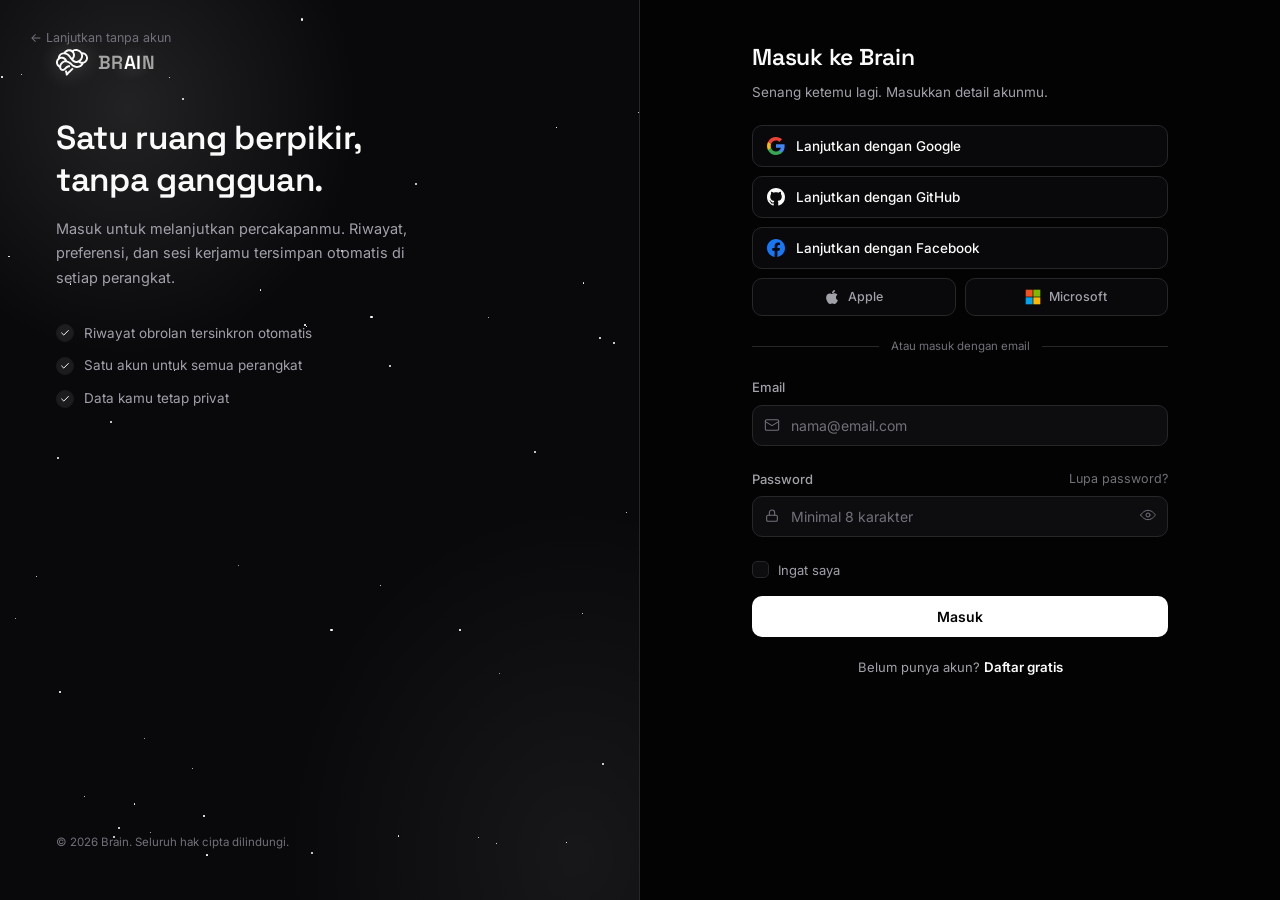
<file: auth.html>
<!DOCTYPE html>
<html lang="id">
<head>
<script>try{var t=localStorage.getItem("brain:theme");if(t==="light"||t==="dark")document.documentElement.setAttribute("data-theme",t);}catch(e){}</script>
<meta charset="UTF-8">
<meta name="viewport" content="width=device-width, initial-scale=1, viewport-fit=cover">
<title>Masuk atau Daftar — Brain</title>
<link rel="icon" type="image/svg+xml" href="favicon.svg">
<link rel="preconnect" href="https://fonts.googleapis.com">
<link rel="preconnect" href="https://fonts.gstatic.com" crossorigin>
<link href="https://fonts.googleapis.com/css2?family=Inter:wght@400;500;600;700&family=Space+Grotesk:wght@500;600;700&display=swap" rel="stylesheet">
<link rel="stylesheet" href="auth.css">
</head>
<body>
<svg width="0" height="0" style="position:absolute" aria-hidden="true" focusable="false"><symbol id="brainLogo" viewBox="0 0 1000 836"><path fill="currentColor" fill-rule="evenodd" d="M324.5 835.6C319.5 834.0 314.9 829.9 312.3 825.0C310.9 822.1 308.0 810.3 300.3 775.3C295.7 754.5 292.7 741.2 290.1 729.5C284.3 703.8 280.0 682.1 280.5 681.5C280.8 681.2 286.2 679.9 292.5 678.7C298.7 677.5 312.1 674.8 322.1 672.7C343.0 668.5 341.4 668.3 342.8 675.3C343.2 677.5 344.4 683.1 345.5 687.6C347.5 696.4 351.9 716.8 353.6 725.2C355.2 733.0 355.4 733.0 360.5 727.7C365.0 723.0 448.1 638.9 480.5 606.2C493.6 593.0 504.8 582.1 505.4 582.1C506.1 582.1 515.6 590.9 526.7 601.7C548.4 622.8 548.7 623.1 548.3 624.0C548.2 624.3 516.9 656.0 478.7 694.5C440.4 733.0 396.8 777.0 381.8 792.3C366.7 807.6 351.8 822.7 348.7 825.8C341.9 832.6 336.9 835.4 330.4 835.9C328.0 836.0 325.4 835.9 324.5 835.6ZM197.1 682.5C162.6 679.6 129.8 657.0 113.8 625.0C107.8 613.2 103.1 597.8 101.3 584.9C100.5 579.3 100.1 578.7 95.7 576.4C84.3 570.7 66.2 557.4 55.0 546.6C29.2 521.8 10.9 488.6 3.0 452.3C-0.4 436.6 -1.0 410.7 1.6 393.8C7.0 358.1 26.9 319.6 54.8 291.0C59.3 286.4 59.3 286.4 59.9 276.6C62.1 242.9 71.6 214.1 89.4 187.6C120.7 141.1 175.7 110.2 234.4 106.2C241.6 105.7 243.0 105.5 243.8 104.4C244.2 103.7 247.0 99.5 249.9 95.0C280.4 48.1 334.1 15.0 389.8 8.8C409.4 6.7 419.4 6.9 440.1 9.8C460.5 12.8 487.9 23.1 505.7 34.4C510.1 37.3 511.0 37.2 515.6 34.2C560.4 3.9 619.3 -7.1 673.0 4.6C724.0 15.7 773.5 48.1 803.3 89.9C810.0 99.2 809.3 98.9 820.8 98.9C881.7 98.9 945.9 137.4 976.5 192.2C997.6 230.0 1004.9 273.8 996.7 313.3C986.3 363.6 953.7 408.9 908.0 436.7C896.9 443.5 875.6 452.8 865.0 455.7C862.4 456.4 862.2 456.6 857.7 465.5C849.9 480.7 839.4 498.0 833.4 505.5C805.8 540.1 768.7 565.6 724.6 580.4C678.2 595.9 624.7 595.8 578.9 580.2C540.8 567.1 513.7 548.9 464.3 503.2C425.9 467.6 414.7 458.3 396.2 446.2C347.2 414.5 286.1 407.6 240.6 428.7C193.5 450.6 161.5 503.3 161.4 558.7C161.4 587.7 169.6 607.3 185.7 616.9C198.0 624.2 217.5 624.2 234.9 616.9C251.3 610.0 263.0 600.1 287.5 572.7C308.3 549.4 327.8 534.0 347.9 524.9C375.6 512.3 398.0 508.6 429.1 511.4C439.5 512.3 440.5 512.8 440.0 516.2C439.7 518.7 438.1 538.3 437.1 551.4C436.2 563.4 435.3 571.1 434.7 571.7C434.4 572.0 431.8 571.9 428.9 571.6C413.6 569.8 395.0 571.1 384.1 574.7C363.0 581.7 349.7 592.1 326.4 619.8C308.6 641.0 295.7 652.7 278.6 662.9C252.6 678.7 226.3 685.0 197.1 682.5ZM674.5 530.4C713.2 524.7 746.1 508.3 773.4 481.0C781.4 472.9 790.0 462.6 790.0 460.9C790.1 459.7 789.8 459.6 780.2 458.0C755.3 453.9 730.9 443.8 707.9 428.2C703.2 425.0 699.0 422.4 698.5 422.4C698.0 422.4 693.0 423.7 687.3 425.3C637.8 439.4 588.2 434.7 548.5 412.3C519.4 395.8 496.1 373.1 461.4 327.7C457.5 322.7 451.0 314.2 446.9 308.8C442.7 303.3 437.3 296.3 434.8 293.0C427.3 283.2 416.4 269.0 413.5 265.2C386.5 230.2 363.3 207.9 335.9 190.5C296.5 165.5 240.7 158.8 198.4 173.9C166.9 185.1 139.2 211.3 128.4 239.9C125.7 247.2 125.7 247.2 136.2 244.6C158.4 239.0 189.5 239.3 213.5 245.2C271.5 259.5 317.6 298.5 345.9 357.2C348.8 363.2 349.2 363.8 351.3 364.2C382.5 371.5 417.5 387.0 443.7 405.3C462.1 418.1 472.3 426.9 503.6 457.4C531.9 484.9 540.9 492.7 556.6 503.2C578.4 517.9 607.0 528.2 633.4 531.0C643.9 532.1 664.7 531.8 674.5 530.4ZM110.3 497.5C126.5 446.0 166.0 401.4 218.1 376.1C234.1 368.3 250.5 363.2 269.3 360.2C274.9 359.2 275.4 358.8 273.4 356.0C252.6 327.2 222.9 308.7 188.6 303.2C182.1 302.1 162.3 302.3 155.6 303.5C119.6 309.9 90.6 332.0 73.3 366.4C64.1 384.7 60.9 397.9 61.0 418.1C61.0 440.7 65.5 456.4 77.9 477.3C85.7 490.5 104.3 510.6 106.5 508.3C106.8 508.0 108.5 503.1 110.3 497.5ZM829.2 401.1C837.5 400.0 837.6 400.0 847.2 397.4C892.7 385.0 929.4 345.6 937.9 300.4C939.7 290.7 939.5 267.4 937.5 256.7C931.2 222.1 909.1 191.7 877.4 173.8C865.6 167.1 839.0 158.4 837.0 160.4C836.5 160.8 837.2 165.2 839.1 173.7C840.6 180.6 842.2 189.1 842.8 192.5C853.4 262.3 823.4 338.5 767.5 383.4C759.6 389.7 759.4 390.3 764.0 392.2C783.7 400.7 807.5 404.0 829.2 401.1ZM654.8 371.6C699.2 365.0 739.0 338.4 763.6 298.9C799.9 240.5 791.8 162.8 744.0 109.8C726.7 90.7 695.7 71.6 672.9 65.9C642.7 58.5 618.4 58.1 593.0 64.6C579.2 68.1 557.6 77.4 556.5 80.3C556.3 80.8 559.2 85.8 563.1 91.5C573.8 107.7 581.2 122.8 585.8 138.2C604.2 200.1 587.9 266.3 542.1 315.9C538.7 319.6 536.0 323.0 536.0 323.5C536.0 324.8 553.8 342.4 559.2 346.5C588.5 368.6 619.6 376.7 654.8 371.6ZM502.6 270.3C524.7 244.4 535.6 206.8 530.8 172.9C520.4 99.2 443.4 51.6 372.0 74.5C350.5 81.4 333.1 91.9 316.1 108.6C310.3 114.3 310.3 114.9 315.2 116.3C341.2 123.5 360.8 133.1 384.1 150.0C414.9 172.3 439.0 198.9 493.1 270.0C495.3 272.7 497.3 275.0 497.8 275.0C498.2 275.0 500.4 272.9 502.6 270.3Z"/></symbol></svg>

<a href="index.html" class="auth-skip-link">&larr; Lanjutkan tanpa akun</a>

<div class="auth-shell">

  <!-- ============ LEFT: branding panel (hidden on mobile) ============ -->
  <aside class="auth-branding">
    <div class="auth-branding-vignette"></div>
    <div class="auth-stars" id="authStars"></div>

    <div class="auth-branding-content">
      <div class="brand-mark">
        <svg class="brand-logo" viewBox="0 0 1000 836" aria-hidden="true"><use href="#brainLogo"/></svg>
        <span class="brand-word">BR<span class="ai">AI</span>N</span>
      </div>

      <h1 class="auth-headline">Satu ruang berpikir,<br>tanpa gangguan.</h1>
      <p class="auth-subline">Masuk untuk melanjutkan percakapanmu. Riwayat, preferensi, dan sesi kerjamu tersimpan otomatis di setiap perangkat.</p>

      <ul class="auth-points">
        <li><span class="point-icon" data-icon="check"></span>Riwayat obrolan tersinkron otomatis</li>
        <li><span class="point-icon" data-icon="check"></span>Satu akun untuk semua perangkat</li>
        <li><span class="point-icon" data-icon="check"></span>Data kamu tetap privat</li>
      </ul>
    </div>

    <div class="auth-branding-footer">&copy; <span id="authYear"></span> Brain. Seluruh hak cipta dilindungi.</div>
  </aside>

  <!-- ============ RIGHT: auth card ============ -->
  <main class="auth-main">
    <div class="auth-card">

      <div class="auth-card-logo">
        <svg class="brand-logo small" viewBox="0 0 1000 836" aria-hidden="true"><use href="#brainLogo"/></svg>
        <span class="brand-word small">BR<span class="ai">AI</span>N</span>
      </div>

      <!-- Logged-in state (shown when a mock session already exists in localStorage) -->
      <section id="sessionPanel" class="session-panel hidden">
        <div class="session-avatar" id="sessionAvatar">B</div>
        <h2 class="session-title">Kamu sudah masuk</h2>
        <p class="session-sub">Login sebagai <strong id="sessionEmail">-</strong></p>
        <button type="button" class="submit-btn" id="sessionContinueBtn">
          <span class="btn-label">Lanjut ke Brain</span>
        </button>
        <button type="button" class="link-strong session-logout" id="sessionLogoutBtn">Keluar dari akun ini</button>
      </section>

      <!-- Login / Register forms -->
      <div class="auth-forms" id="authForms">
        <div class="auth-forms-track" id="authFormsTrack">

          <!-- ---------------- LOGIN PANE ---------------- -->
          <section class="auth-pane" id="paneLogin" aria-hidden="false">
            <header class="auth-head">
              <h2>Masuk ke Brain</h2>
              <p>Senang ketemu lagi. Masukkan detail akunmu.</p>
            </header>

            <div class="oauth-group">
              <button type="button" class="oauth-btn" data-provider="Google">
                <span class="oauth-icon" data-icon="google"></span>
                <span>Lanjutkan dengan Google</span>
              </button>
              <button type="button" class="oauth-btn" data-provider="GitHub">
                <span class="oauth-icon" data-icon="github"></span>
                <span>Lanjutkan dengan GitHub</span>
              </button>
              <button type="button" class="oauth-btn" data-provider="Facebook">
                <span class="oauth-icon" data-icon="facebook"></span>
                <span>Lanjutkan dengan Facebook</span>
              </button>
            </div>
            <div class="oauth-secondary">
              <button type="button" class="oauth-btn-sm" data-provider="Apple" aria-label="Lanjutkan dengan Apple">
                <span class="oauth-icon" data-icon="apple"></span><span>Apple</span>
              </button>
              <button type="button" class="oauth-btn-sm" data-provider="Microsoft" aria-label="Lanjutkan dengan Microsoft">
                <span class="oauth-icon" data-icon="microsoft"></span><span>Microsoft</span>
              </button>
            </div>

            <div class="divider"><span>Atau masuk dengan email</span></div>

            <form id="loginForm" novalidate>
              <div class="field">
                <label for="loginEmail">Email</label>
                <div class="input-wrap">
                  <span class="input-icon" data-icon="mail"></span>
                  <input type="email" id="loginEmail" name="email" placeholder="nama@email.com" autocomplete="email">
                </div>
                <p class="field-error" id="loginEmailError"></p>
              </div>

              <div class="field">
                <div class="field-label-row">
                  <label for="loginPassword">Password</label>
                  <button type="button" class="link-sm" id="forgotPasswordBtn">Lupa password?</button>
                </div>
                <div class="input-wrap">
                  <span class="input-icon" data-icon="lock"></span>
                  <input type="password" id="loginPassword" name="password" placeholder="Minimal 8 karakter" autocomplete="current-password">
                  <button type="button" class="input-toggle" data-toggle-for="loginPassword" aria-label="Tampilkan password">
                    <span data-icon="eye"></span>
                  </button>
                </div>
                <p class="field-error" id="loginPasswordError"></p>
              </div>

              <div class="field-row">
                <label class="checkbox">
                  <input type="checkbox" id="rememberMe">
                  <span class="checkbox-box"></span>
                  <span>Ingat saya</span>
                </label>
              </div>

              <p class="form-message" id="loginMessage"></p>

              <button type="submit" class="submit-btn" id="loginSubmit">
                <span class="btn-label">Masuk</span>
                <span class="btn-spinner" aria-hidden="true"></span>
              </button>
            </form>

            <p class="switch-line">Belum punya akun? <button type="button" class="link-strong" id="toRegister">Daftar gratis</button></p>
          </section>

          <!-- ---------------- REGISTER PANE ---------------- -->
          <section class="auth-pane" id="paneRegister" aria-hidden="true">
            <header class="auth-head">
              <h2>Buat akun Brain</h2>
              <p>Gratis, dan tidak perlu kartu kredit.</p>
            </header>

            <div class="oauth-group">
              <button type="button" class="oauth-btn" data-provider="Google">
                <span class="oauth-icon" data-icon="google"></span>
                <span>Daftar dengan Google</span>
              </button>
              <button type="button" class="oauth-btn" data-provider="GitHub">
                <span class="oauth-icon" data-icon="github"></span>
                <span>Daftar dengan GitHub</span>
              </button>
              <button type="button" class="oauth-btn" data-provider="Facebook">
                <span class="oauth-icon" data-icon="facebook"></span>
                <span>Daftar dengan Facebook</span>
              </button>
            </div>
            <div class="oauth-secondary">
              <button type="button" class="oauth-btn-sm" data-provider="Apple" aria-label="Daftar dengan Apple">
                <span class="oauth-icon" data-icon="apple"></span><span>Apple</span>
              </button>
              <button type="button" class="oauth-btn-sm" data-provider="Microsoft" aria-label="Daftar dengan Microsoft">
                <span class="oauth-icon" data-icon="microsoft"></span><span>Microsoft</span>
              </button>
            </div>

            <div class="divider"><span>Atau daftar dengan email</span></div>

            <form id="registerForm" novalidate>
              <div class="field">
                <label for="registerName">Nama lengkap</label>
                <div class="input-wrap">
                  <span class="input-icon" data-icon="user"></span>
                  <input type="text" id="registerName" name="name" placeholder="Nama kamu" autocomplete="name">
                </div>
                <p class="field-error" id="registerNameError"></p>
              </div>

              <div class="field">
                <label for="registerEmail">Email</label>
                <div class="input-wrap">
                  <span class="input-icon" data-icon="mail"></span>
                  <input type="email" id="registerEmail" name="email" placeholder="nama@email.com" autocomplete="email">
                </div>
                <p class="field-error" id="registerEmailError"></p>
              </div>

              <div class="field">
                <label for="registerPassword">Password</label>
                <div class="input-wrap">
                  <span class="input-icon" data-icon="lock"></span>
                  <input type="password" id="registerPassword" name="password" placeholder="Minimal 8 karakter" autocomplete="new-password">
                  <button type="button" class="input-toggle" data-toggle-for="registerPassword" aria-label="Tampilkan password">
                    <span data-icon="eye"></span>
                  </button>
                </div>
                <p class="field-error" id="registerPasswordError"></p>
              </div>

              <div class="field">
                <label for="registerConfirm">Konfirmasi password</label>
                <div class="input-wrap">
                  <span class="input-icon" data-icon="lock"></span>
                  <input type="password" id="registerConfirm" name="confirm" placeholder="Ulangi password" autocomplete="new-password">
                  <button type="button" class="input-toggle" data-toggle-for="registerConfirm" aria-label="Tampilkan password">
                    <span data-icon="eye"></span>
                  </button>
                </div>
                <p class="field-error" id="registerConfirmError"></p>
              </div>

              <div class="field-row">
                <label class="checkbox">
                  <input type="checkbox" id="agreeTerms">
                  <span class="checkbox-box"></span>
                  <span>Saya menyetujui <a href="#" class="link-sm" id="termsLink">Syarat &amp; Ketentuan</a></span>
                </label>
                <p class="field-error" id="agreeTermsError"></p>
              </div>

              <p class="form-message" id="registerMessage"></p>

              <button type="submit" class="submit-btn" id="registerSubmit">
                <span class="btn-label">Buat akun</span>
                <span class="btn-spinner" aria-hidden="true"></span>
              </button>
            </form>

            <p class="switch-line">Sudah punya akun? <button type="button" class="link-strong" id="toLogin">Masuk</button></p>
          </section>

        </div>
      </div>

    </div>
  </main>
</div>

<div id="authToast" class="auth-toast"></div>

<script src="auth.js"></script>
</body>
</html>
</file>
<file: auth.css>
/* =====================================================================
   Brain — Auth (Login / Register) stylesheet
   Menggunakan token warna & tipografi yang sama persis dengan brain.html
   supaya halaman ini terasa satu kesatuan dengan produk utamanya.
   ===================================================================== */

:root{
  --void:#030303;
  --slate:#09090B;
  --slate-2:#0d0d10;
  --slate-3:#131316;
  --border:#27272A;
  --border-soft:#1b1b1e;
  --glow:rgba(255,255,255,0.15);
  --glow-strong:rgba(255,255,255,0.26);
  --text:#FAFAFA;
  --text-dim:#A1A1AA;
  --text-mute:#71717A;
  --radius-sm:6px;
  --radius-md:10px;
  --radius-lg:16px;
  --font-sans:'Inter',-apple-system,BlinkMacSystemFont,'Segoe UI',sans-serif;
  --font-display:'Space Grotesk',var(--font-sans);
  --ease-spring:cubic-bezier(0.34,1.56,0.64,1);
  --ease-out:cubic-bezier(0.16,1,0.3,1);
  --dur-fast:120ms;
  --dur-med:220ms;
  --dur-slow:380ms;

  /* semantic states — the only spots of colour in an otherwise monochrome UI */
  --danger:#f2a3a3;
  --danger-bg:rgba(242,163,163,0.08);
  --danger-border:rgba(242,163,163,0.35);
  --success:#a9e0b8;
  --success-bg:rgba(169,224,184,0.08);
  --success-border:rgba(169,224,184,0.35);
}

*,*::before,*::after{box-sizing:border-box;margin:0;padding:0;}
html,body{height:100%;}
body{
  background:var(--void);
  color:var(--text);
  font-family:var(--font-sans);
  font-size:15px;
  line-height:1.55;
  -webkit-font-smoothing:antialiased;
}
button{font-family:inherit;color:inherit;background:none;border:none;cursor:pointer;}
input{font-family:inherit;color:inherit;background:none;border:none;outline:none;}
a{color:inherit;text-decoration:none;}
::selection{background:var(--glow-strong);}
button:focus-visible,input:focus-visible,a:focus-visible,[tabindex]:focus-visible{
  outline:2px solid rgba(var(--fg-rgb),0.55);outline-offset:2px;border-radius:4px;
}
::-webkit-scrollbar{width:8px;height:8px;}
::-webkit-scrollbar-track{background:transparent;}
::-webkit-scrollbar-thumb{background:var(--border);border-radius:8px;}
::-webkit-scrollbar-thumb:hover{background:var(--border-hover);}
.hidden{display:none !important;}

.auth-skip-link{
  position:fixed;top:20px;left:20px;z-index:20;font-size:12.5px;color:var(--text-mute);
  padding:8px 10px;transition:color var(--dur-fast) var(--ease-out);
}
.auth-skip-link:hover{color:var(--text);}

/* ============================= SHELL / LAYOUT ============================= */
.auth-shell{
  min-height:100vh;min-height:100dvh;
  display:grid;grid-template-columns:minmax(0,1fr) minmax(0,1fr);
}

/* ============================= LEFT: branding panel ============================= */
.auth-branding{
  position:relative;overflow:hidden;background:var(--slate);
  border-right:1px solid var(--border);
  display:flex;flex-direction:column;justify-content:space-between;
  padding:48px 56px;
}
.auth-branding-vignette{
  position:absolute;inset:0;pointer-events:none;
  background:
    radial-gradient(ellipse 60% 46% at 20% 12%, rgba(var(--fg-rgb),0.10), transparent 60%),
    radial-gradient(ellipse 70% 60% at 90% 95%, rgba(var(--fg-rgb),0.06), transparent 65%);
}
.auth-stars{position:absolute;inset:0;pointer-events:none;}
.auth-stars .star{
  position:absolute;background:var(--fg);border-radius:50%;
  animation:auth-twinkle var(--dur,3s) ease-in-out infinite;
  animation-delay:var(--delay,0s);
}
@keyframes auth-twinkle{0%,100%{opacity:var(--min-op,0.12);}50%{opacity:0.7;}}

.auth-branding-content{position:relative;z-index:2;max-width:440px;}
.auth-headline{
  font-family:var(--font-display);
  font-size:clamp(26px,2.6vw,36px);font-weight:600;letter-spacing:-0.01em;
  line-height:1.25;margin-top:40px;
}
.auth-subline{
  margin-top:16px;font-size:14.5px;line-height:1.7;color:var(--text-dim);max-width:380px;
}
.auth-points{list-style:none;margin-top:32px;display:flex;flex-direction:column;gap:12px;}
.auth-points li{
  display:flex;align-items:center;gap:10px;font-size:13.5px;color:var(--text-dim);
}
.point-icon{
  width:18px;height:18px;flex-shrink:0;border-radius:50%;
  background:rgba(var(--fg-rgb),0.08);border:1px solid var(--border-soft);
  display:flex;align-items:center;justify-content:center;color:var(--text);
}
.point-icon svg{width:10px;height:10px;}
.auth-branding-footer{position:relative;z-index:2;font-size:11.5px;color:var(--text-mute);}

/* brand mark (logo) shared by branding panel + card header */
.brand-mark{display:flex;align-items:center;gap:10px;position:relative;z-index:2;}
.pulse-orb{width:9px;height:9px;border-radius:50%;background:var(--fg);position:relative;flex-shrink:0;}
.pulse-orb::after{
  content:'';position:absolute;inset:-6px;border-radius:50%;
  border:1px solid rgba(var(--fg-rgb),0.4);animation:auth-pulse-ring 2.2s var(--ease-out) infinite;
}
.pulse-orb.small{width:7px;height:7px;}
@keyframes auth-pulse-ring{0%{transform:scale(0.5);opacity:0.9;}70%{transform:scale(1.6);opacity:0;}100%{opacity:0;}}
.brand-word{
  font-family:var(--font-display);font-weight:600;font-size:19px;letter-spacing:0.02em;
  color:rgba(var(--fg-rgb),0.6);
}
.brand-word .ai{color:var(--fg);text-shadow:0 0 18px rgba(var(--fg-rgb),0.4),0 0 46px rgba(var(--fg-rgb),0.16);}
.brand-word.small{font-size:16px;}

/* ============================= RIGHT: auth card ============================= */
.auth-main{
  display:flex;align-items:center;justify-content:center;
  padding:32px 24px;background:var(--void);
}
.auth-card{
  width:100%;max-width:420px;
}
.auth-card-logo{display:none;align-items:center;gap:9px;justify-content:center;margin-bottom:28px;}

/* ---- session (already logged in) ---- */
.session-panel{
  border:1px solid var(--border);border-radius:var(--radius-lg);background:var(--slate);
  padding:32px 28px;text-align:center;display:flex;flex-direction:column;align-items:center;gap:6px;
}
.session-avatar{
  width:52px;height:52px;border-radius:50%;background:var(--slate-3);border:1px solid var(--border);
  display:flex;align-items:center;justify-content:center;font-family:var(--font-display);
  font-size:20px;font-weight:600;margin-bottom:10px;
}
.session-title{font-size:17px;font-weight:600;}
.session-sub{font-size:13.5px;color:var(--text-dim);margin-bottom:18px;}
.session-panel .submit-btn{width:100%;}
.session-logout{margin-top:14px;font-size:12.5px;color:var(--text-mute);}
.session-logout:hover{color:var(--text);}

/* ---- toggle track (login <-> register) ---- */
.auth-forms{position:relative;overflow:hidden;transition:height var(--dur-slow) var(--ease-out);}
.auth-forms-track{display:flex;width:200%;transition:transform var(--dur-slow) var(--ease-out);}
.auth-pane{width:50%;flex-shrink:0;min-width:0;padding:2px;transition:opacity var(--dur-med) var(--ease-out);}

.auth-head{margin-bottom:22px;}
.auth-head h2{font-family:var(--font-display);font-size:23px;font-weight:600;letter-spacing:-0.01em;}
.auth-head p{margin-top:6px;font-size:13.5px;color:var(--text-dim);}

/* ============================= OAuth buttons ============================= */
.oauth-group{display:flex;flex-direction:column;gap:9px;}
.oauth-btn{
  display:flex;align-items:center;gap:11px;width:100%;padding:11px 14px;
  border:1px solid var(--border);border-radius:var(--radius-md);background:var(--slate);
  font-size:13.5px;font-weight:500;color:var(--text);
  transition:border-color var(--dur-fast) var(--ease-out),box-shadow var(--dur-fast) var(--ease-out),
             background var(--dur-fast) var(--ease-out),transform var(--dur-fast) var(--ease-out);
}
.oauth-btn:hover{border-color:var(--border-hover);box-shadow:0 0 0 3px var(--glow);background:var(--slate-2);}
.oauth-btn:active{transform:scale(0.99);}
.oauth-icon{width:18px;height:18px;flex-shrink:0;display:flex;align-items:center;justify-content:center;}
.oauth-icon svg{width:100%;height:100%;}

.oauth-secondary{display:grid;grid-template-columns:1fr 1fr;gap:9px;margin-top:9px;}
.oauth-btn-sm{
  display:flex;align-items:center;justify-content:center;gap:8px;padding:10px 12px;
  border:1px solid var(--border);border-radius:var(--radius-md);background:var(--slate);
  font-size:12.5px;font-weight:500;color:var(--text-dim);
  transition:border-color var(--dur-fast) var(--ease-out),box-shadow var(--dur-fast) var(--ease-out),color var(--dur-fast) var(--ease-out);
}
.oauth-btn-sm:hover{border-color:var(--border-hover);box-shadow:0 0 0 3px var(--glow);color:var(--text);}
.oauth-btn-sm .oauth-icon{width:16px;height:16px;}

/* ============================= divider ============================= */
.divider{
  display:flex;align-items:center;gap:12px;margin:22px 0;font-size:11.5px;color:var(--text-mute);
}
.divider::before,.divider::after{content:'';flex:1;height:1px;background:var(--border);}

/* ============================= form fields ============================= */
form{display:flex;flex-direction:column;gap:16px;}
.field{display:flex;flex-direction:column;gap:7px;}
.field label{font-size:13px;font-weight:500;color:var(--text-dim);}
.field-label-row{display:flex;align-items:center;justify-content:space-between;}
.field-row{display:flex;align-items:flex-start;justify-content:space-between;flex-direction:column;gap:6px;}

.input-wrap{
  position:relative;display:flex;align-items:center;
  border:1px solid var(--border);border-radius:var(--radius-md);background:var(--slate-2);
  transition:border-color var(--dur-fast) var(--ease-out),box-shadow var(--dur-fast) var(--ease-out);
}
.input-wrap:focus-within{border-color:var(--border-hover);box-shadow:0 0 0 3px var(--glow);}
.input-icon{
  width:38px;flex-shrink:0;display:flex;align-items:center;justify-content:center;color:var(--text-mute);
}
.input-icon svg{width:16px;height:16px;}
.input-wrap input{
  flex:1;min-width:0;padding:11px 12px 11px 0;font-size:14px;background:transparent;
}
.input-wrap input::placeholder{color:var(--text-mute);}
.input-toggle{
  width:38px;flex-shrink:0;display:flex;align-items:center;justify-content:center;color:var(--text-mute);
  transition:color var(--dur-fast) var(--ease-out);
}
.input-toggle:hover{color:var(--text);}
.input-toggle svg{width:16px;height:16px;}

.field.has-error .input-wrap{border-color:var(--danger-border);box-shadow:0 0 0 3px var(--danger-bg);}
.field-error{
  font-size:12px;color:var(--danger);min-height:0;opacity:0;transform:translateY(-2px);
  transition:opacity var(--dur-fast) var(--ease-out),transform var(--dur-fast) var(--ease-out);
}
.field-error.show{opacity:1;transform:translateY(0);}

/* ============================= checkbox ============================= */
.checkbox{display:flex;align-items:flex-start;gap:9px;font-size:13px;color:var(--text-dim);cursor:pointer;user-select:none;}
.checkbox input{position:absolute;opacity:0;width:1px;height:1px;}
.checkbox-box{
  width:17px;height:17px;flex-shrink:0;margin-top:1px;border-radius:5px;border:1px solid var(--border);
  background:var(--slate-2);position:relative;
  transition:border-color var(--dur-fast) var(--ease-out),background var(--dur-fast) var(--ease-out);
}
.checkbox-box::after{
  content:'';position:absolute;inset:0;
  background-image:url("data:image/svg+xml;utf8,<svg xmlns='http://www.w3.org/2000/svg' viewBox='0 0 24 24' fill='none' stroke='%23030303' stroke-width='3' stroke-linecap='round' stroke-linejoin='round'><polyline points='20 6 9 17 4 12'/></svg>");
  background-size:12px;background-position:center;background-repeat:no-repeat;
  opacity:0;transform:scale(0.6);transition:opacity var(--dur-fast) var(--ease-out),transform var(--dur-fast) var(--ease-spring);
}
.checkbox input:checked + .checkbox-box{background:var(--fg);border-color:var(--fg);}
.checkbox input:checked + .checkbox-box::after{opacity:1;transform:scale(1);}
.checkbox input:focus-visible + .checkbox-box{outline:2px solid rgba(var(--fg-rgb),0.55);outline-offset:2px;}
.checkbox a{color:var(--text);text-decoration:underline;text-underline-offset:2px;}
.checkbox a:hover{color:var(--text-dim);}

/* ============================= messages / links ============================= */
.form-message{
  font-size:12.5px;padding:9px 12px;border-radius:var(--radius-sm);display:none;line-height:1.5;
}
.form-message.show{display:block;}
.form-message.error{background:var(--danger-bg);color:var(--danger);border:1px solid var(--danger-border);}
.form-message.success{background:var(--success-bg);color:var(--success);border:1px solid var(--success-border);}

.link-sm{font-size:12.5px;color:var(--text-mute);transition:color var(--dur-fast) var(--ease-out);}
.link-sm:hover{color:var(--text);}
.link-strong{font-weight:600;color:var(--text);transition:opacity var(--dur-fast) var(--ease-out);}
.link-strong:hover{opacity:0.7;}
.switch-line{margin-top:20px;text-align:center;font-size:13px;color:var(--text-dim);}

/* ============================= submit button ============================= */
.submit-btn{
  position:relative;display:flex;align-items:center;justify-content:center;
  padding:12px 16px;border-radius:var(--radius-md);background:var(--fg);color:var(--on-fg);
  font-size:14px;font-weight:600;
  transition:opacity var(--dur-fast) var(--ease-out),transform var(--dur-fast) var(--ease-spring);
}
.submit-btn:hover{opacity:0.92;}
.submit-btn:active{transform:scale(0.98);}
.submit-btn:disabled{opacity:0.6;pointer-events:none;}
.btn-spinner{
  display:none;width:16px;height:16px;border-radius:50%;
  border:2px solid rgba(3,3,3,0.25);border-top-color:var(--on-fg);
  animation:auth-spin 700ms linear infinite;margin-left:10px;
}
.submit-btn.loading .btn-label{opacity:0.7;}
.submit-btn.loading .btn-spinner{display:inline-block;}
@keyframes auth-spin{to{transform:rotate(360deg);}}

/* ============================= toast ============================= */
.auth-toast{
  position:fixed;bottom:24px;left:50%;transform:translateX(-50%) translateY(8px);
  background:var(--slate-3);border:1px solid var(--border);padding:10px 18px;border-radius:var(--radius-md);
  font-size:13px;opacity:0;pointer-events:none;
  transition:opacity var(--dur-med) var(--ease-out),transform var(--dur-med) var(--ease-out);z-index:90;
}
.auth-toast.show{opacity:1;transform:translateX(-50%) translateY(0);}

/* ============================= responsive ============================= */
@media (max-width:900px){
  .auth-shell{grid-template-columns:1fr;}
  .auth-branding{display:none;}
  .auth-card-logo{display:flex;}
  .auth-main{padding:40px 20px;min-height:100vh;min-height:100dvh;}
}
@media (max-width:420px){
  .oauth-secondary{grid-template-columns:1fr 1fr;}
  .auth-head h2{font-size:20px;}
}

@media (prefers-reduced-motion:reduce){
  *,*::before,*::after{
    animation-duration:0.001ms !important;animation-iteration-count:1 !important;
    transition-duration:0.001ms !important;
  }
}

/* ===== Upgrade ===== */
.auth-card{animation:authIn .8s var(--ease-out) both;}
.auth-branding-content>*{animation:authIn .9s var(--ease-out) both;}
.auth-branding-content>*:nth-child(2){animation-delay:.1s;}
.auth-branding-content>*:nth-child(3){animation-delay:.2s;}
.auth-branding-content>*:nth-child(4){animation-delay:.3s;}
@keyframes authIn{from{opacity:0;transform:translateY(16px);filter:blur(4px);}to{opacity:1;transform:none;filter:none;}}
.pw-meter{display:flex;align-items:center;gap:6px;margin-top:2px;opacity:0;transition:opacity .25s var(--ease-out);}
.pw-meter.on{opacity:1;}
.pw-bars{display:flex;gap:4px;flex:1;}
.pw-bars i{flex:1;height:3px;border-radius:3px;background:var(--border);transition:background .3s var(--ease-out);}
.pw-meter[data-s="1"] i:nth-child(-n+1){background:var(--danger);}
.pw-meter[data-s="2"] i:nth-child(-n+2){background:#e6d3a0;}
.pw-meter[data-s="3"] i:nth-child(-n+3){background:#d7e8c0;}
.pw-meter[data-s="4"] i{background:var(--success);}
.pw-label{font-size:11.5px;color:var(--text-mute);min-width:56px;text-align:right;}

/* ===== Tema: variabel gelap (default) & terang ===== */
:root{--fg:#ffffff;--on-fg:#030303;--fg-rgb:255,255,255;--border-hover:#3a3a3e;color-scheme:dark;}
html[data-theme="light"]{
  --void:#FBFAF7;--slate:#F5F4F0;--slate-2:#EFEEE9;--slate-3:#E8E6E0;--border:#DCDAD2;--border-soft:#E7E5DE;
  --glow:rgba(24,24,27,.07);--glow-strong:rgba(24,24,27,.14);--text:#18181B;--text-dim:#52525B;--text-mute:#8A8A93;
  --fg:#18181B;--on-fg:#FAFAF9;--fg-rgb:24,24,27;--border-hover:#C9C7BE;color-scheme:light;
}

html[data-theme="light"] .checkbox-box::after{filter:invert(1);}
html[data-theme="light"] .auth-branding-vignette{opacity:.55;}

/* ===== Logo Brain ===== */
.brand-logo{width:32px;height:26.8px;flex-shrink:0;color:var(--text);filter:drop-shadow(0 0 10px rgba(var(--fg-rgb),.32));}
.brand-logo.small{width:26px;height:21.7px;}
</file>
